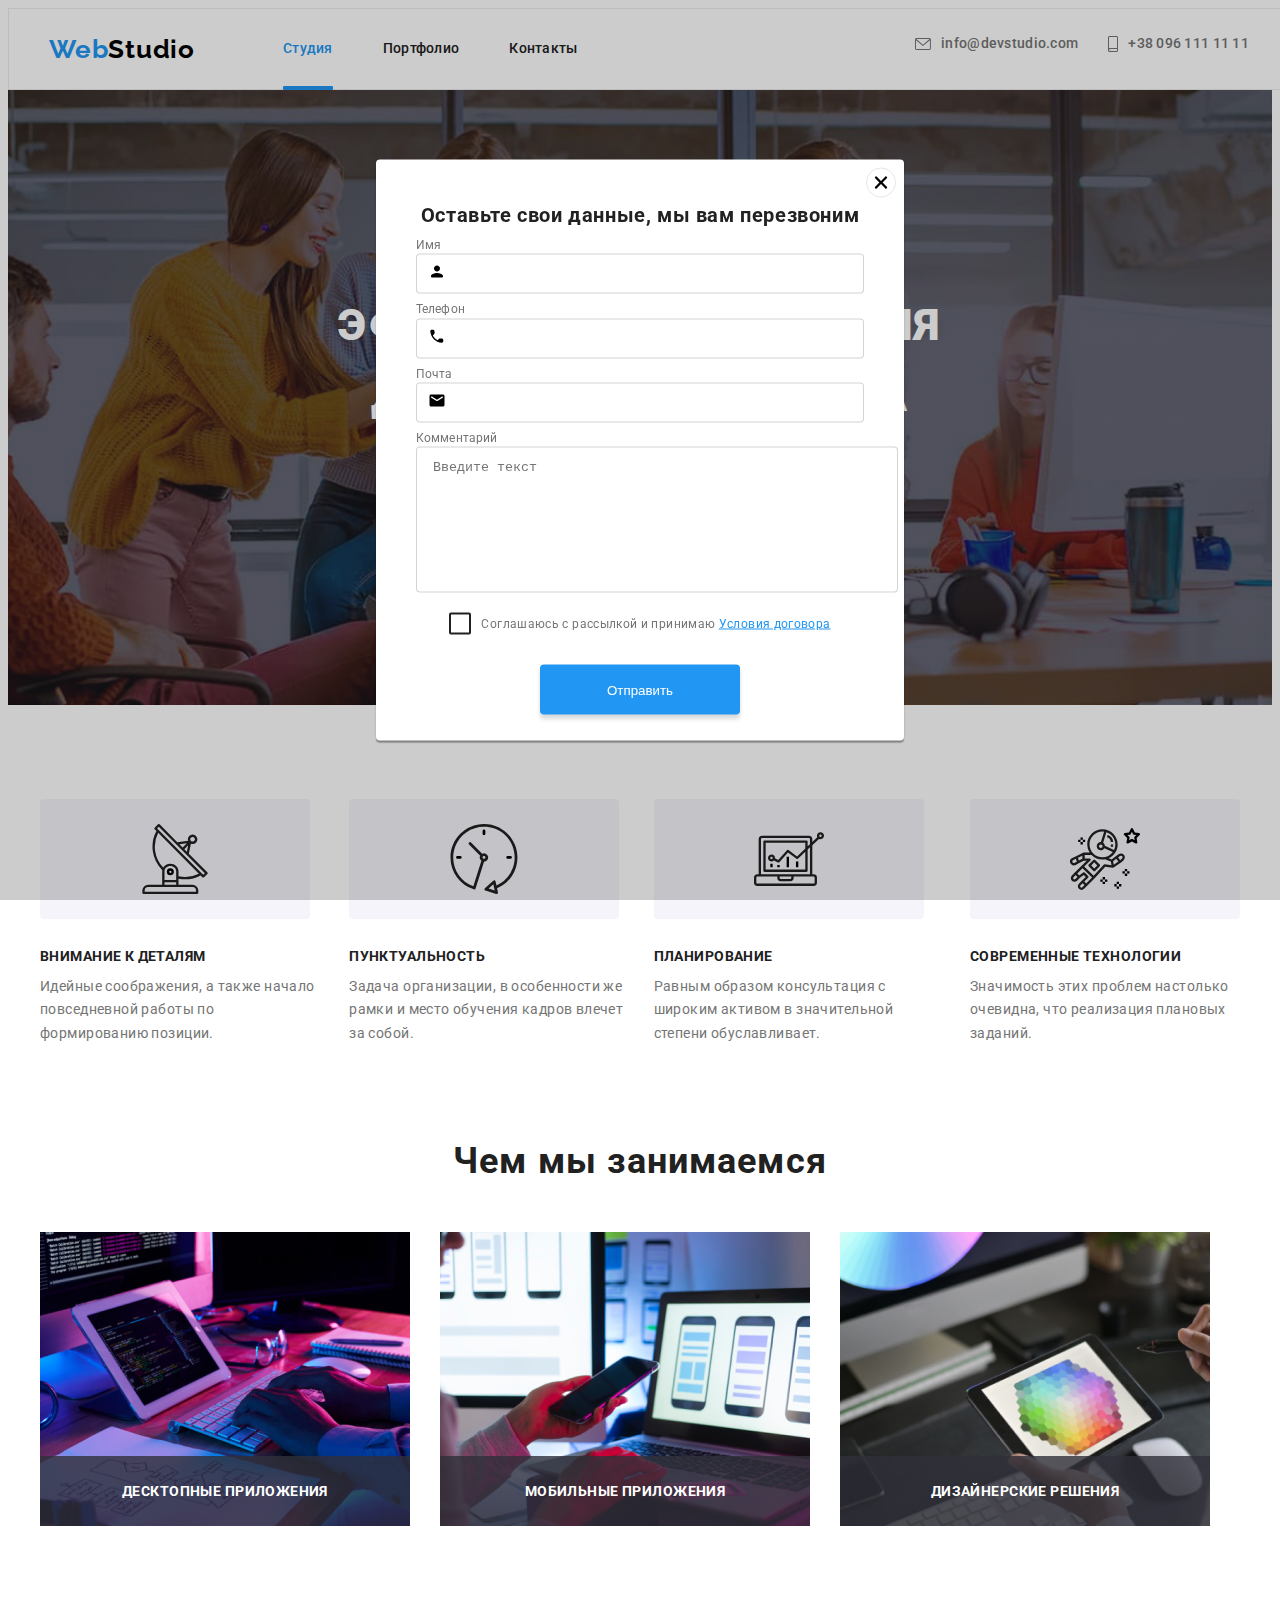
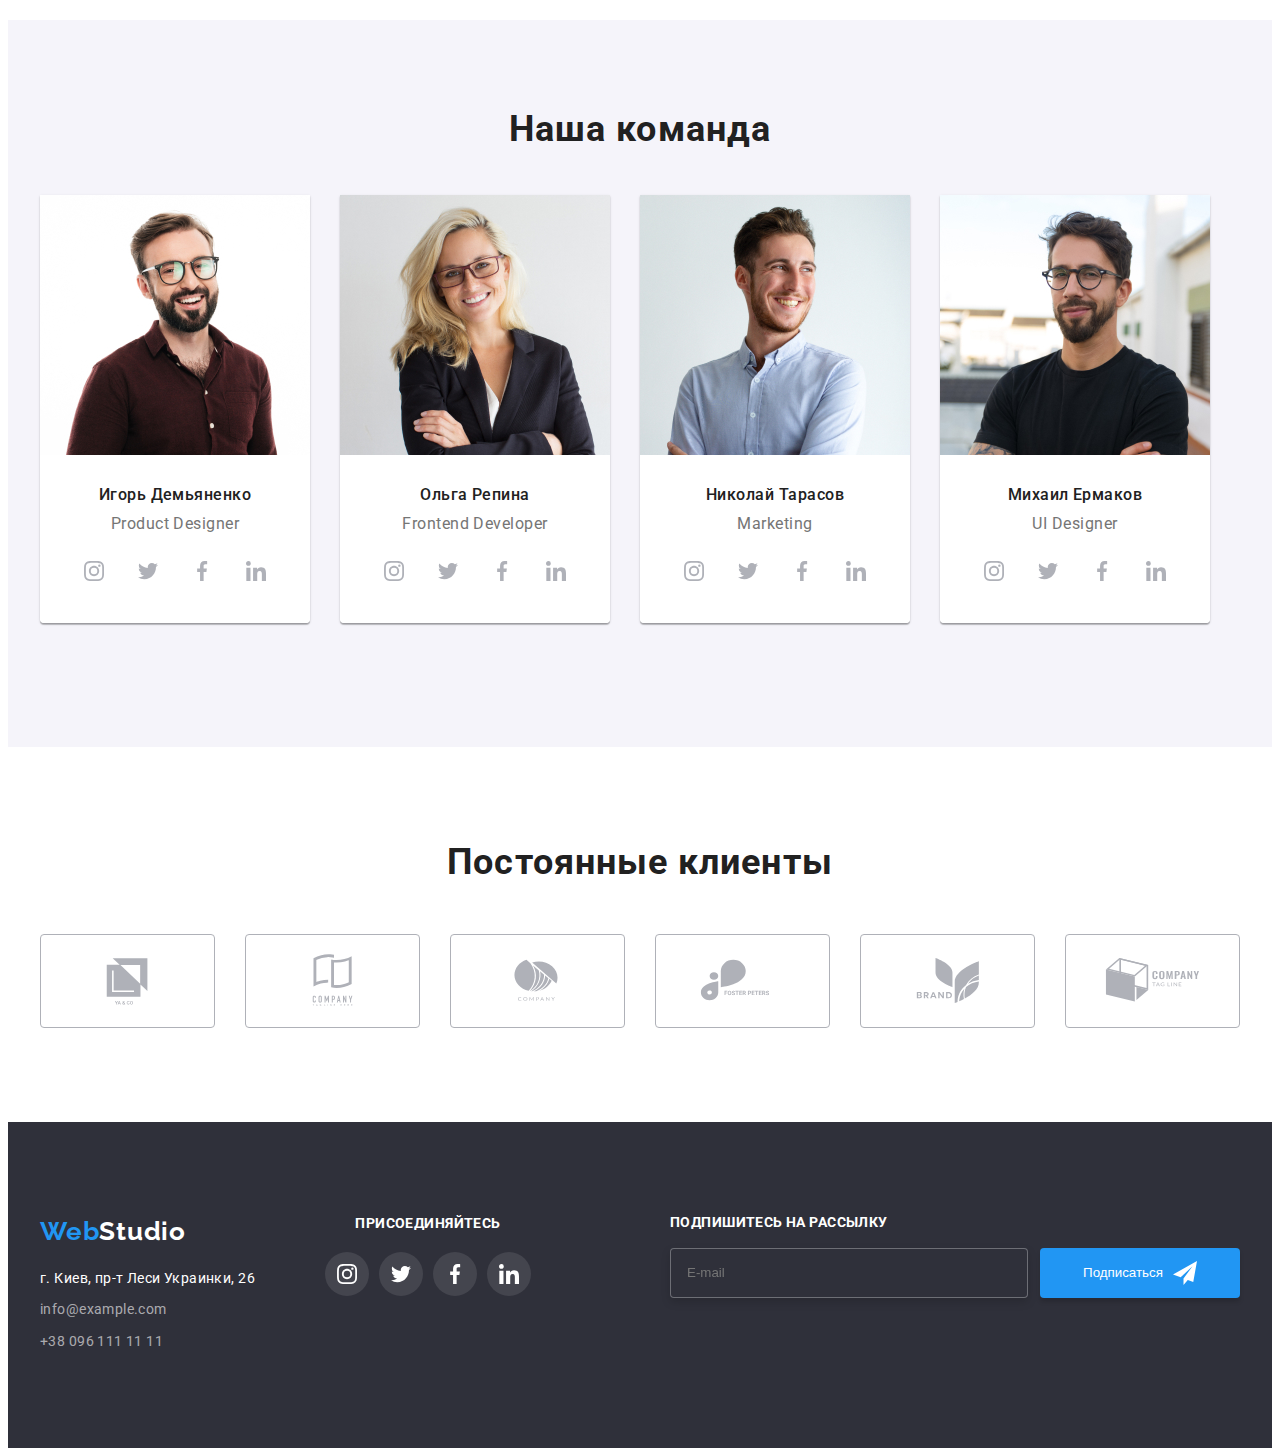
<file: index.html>
<!DOCTYPE html>
<html lang="ru">

<head>
    <meta charset="UTF-8">
    <meta http-equiv="X-UA-Compatible" content="IE=edge">
    <meta name="viewport" content="width=device-width, initial-scale=1.0" />
    <title>Webstudio</title>
    <link
        href="https://fonts.googleapis.com/css2?family=Raleway:wght@700&family=Roboto:wght@400;500;700;900&display=swap"
        rel="stylesheet">
    <link rel="stylesheet" href="https://cdnjs.cloudflare.com/ajax/libs/modern-normalize/1.1.0/modern-normalize.min.css"
        integrity="sha512-wpPYUAdjBVSE4KJnH1VR1HeZfpl1ub8YT/NKx4PuQ5NmX2tKuGu6U/JRp5y+Y8XG2tV+wKQpNHVUX03MfMFn9Q=="
        crossorigin="anonymous" referrerpolicy="no-referrer" />
    <link rel="stylesheet" href="./css/main.min.css">
</head>

<body>
    <!-- ========= Header ========= -->
    <header class="header">
        <div class="header__container container">
            <a class="logo link" href="./index.html"><span class="logo-site">Web</span>Studio</a>
            <nav class="navigation">
                <ul class="nav-list list">
                    <li class="nav-list__item"> <a class="nav-list__link link nav-list__link_current" href="./index.html">Студия</a>
                    </li>
                    <li class="nav-list__item"> <a class="nav-list__link link" href="./portfolio.html">Портфолио</a></li>
                    <li class="nav-list__item"> <a class="nav-list__link link" href="">Контакты</a></li>
                </ul>
            </nav>
            <button type="button" class="mobile-menu-btn " data-menu-open >
                <svg class="mobile-menu-btn__icon" width="40" height="40" >
                    <use href="./icons/sprite.svg#mobile-burger-icon"></use>
                </svg>
                
            </button>
            
            <ul class="header-container__list list">
                <li class="header-container__item">

                    <a class="header-container__link link" href="mailto:info@devstudio.com">
                        <svg class="header-container__icon" width="16" height="12">

                            <use class="icon" href="./icons/sprite.svg#email"></use>
                        </svg>
                        info@devstudio.com</a>
                </li>
                <li class="header-container__item">


                    <a class="header-container__link link" href="tel:+380961111111">
                        <svg class="header-container__icon" width="10" height="16">

                            <use href="./icons/sprite.svg#phone"></use>
                        </svg>+38 096 111 11 11</a>
                </li>
            </ul>
        </div>


                <!-- MOBILE MENU -->

        <div class="mobile-menu container" data-menu>
            
        <div class="container mobile-menu__container">
            <button class="mobile-menu__close-btn" data-menu-close>
                <svg class="mobile-menu__close-icon" width="40" height="40">
                    <use href="./icons/sprite.svg#icon-close"></use>
                </svg>
            </button>

            <ul class="mobile-menu__list">
                <li class="mobile-menu__item list"> <a class="mobile-menu__item-link link mobile-menu__item-link_current"
                        href="./index.html">Студия</a>
                </li>
                <li class="mobile-menu__item list"> <a class="mobile-menu__item-link link" href="./portfolio.html">Портфолио</a></li>
                <li class="mobile-menu__item list"> <a class="mobile-menu__item-link link" href="">Контакты</a></li>
            </ul>
        <div class="flex-wrapper">
                <ul class="contact-menu list">
                    <li class="contact-menu__item ">
                
                
                        <a class="contact-menu__link link " href="tel:+380961111111">+38 096 111 11 11</a>
                    </li>
                    <li class="contact-menu__item">
                
                        <a class="contact-menu__link link " href="mailto:info@devstudio.com">info@devstudio.com</a>
                    </li>
                
                </ul>
                <ul class="socials-list">
                    <li class="socials-list__item list">
                        <a href="" class="socials-list__link link">Instagram</a>
                    </li>
                    <li class="socials-list__item list">
                        <a href="" class="socials-list__link link">Twitter</a>
                    </li>
                    <li class="socials-list__item list">
                        <a href="" class="socials-list__link link">Facebook</a>
                    </li>
                    <li class="socials-list__item list">
                        <a href="" class="socials-list__link link">LinkedIn</a>
                    </li>
                </ul>
            </div>
        </div>
        </div>

    </header>
    <main>

        <!-- ========= Hero ========= -->

        <section class="hero hero-bg">
            <div class="container hero-container" >
                <h1 class="hero-container__title">Эффективные решения <br>для вашего бизнеса</h1>
                <button class="hero-container__btn" type="button" data-modal-open>Заказать услугу</button>
            </div>
            <div class="backdrop " data-modal>
                <div class="modal">
                    <svg class="close" width="30" height="30" data-modal-close>
                        <use href="./icons/sprite.svg#close"></use>
                    </svg>


        <!-- ========= FORM ========= -->



                    <form class="form-section">

                        <p class="form-section__title">Оставьте свои данные, мы вам перезвоним</p>
                
                        <label class="form-section__label">
                            Имя
                            
                            <span class="form-section__wrapper">
                                <input name="user_name" type="text" class="form-section-input" required>
                                <svg class="form-section__icon" width="18" height="18">
                                    <use href="./icons/sprite.svg#user-person" ></use>
                                </svg>
                            </span>
                        </label>
                

                        <label class="form-section__label">
                            Телефон
                            <span class="form-section__wrapper">
                                <input name="user_phone" type="tel" class="form-section-input" required>
                                <svg class="form-section__icon" width="18" height="18">
                                    <use href="./icons/sprite.svg#user-phone" ></use>
                                </svg>
                            </span>
                        </label>


                        <label class="form-section__label">
                            Почта
                            <span class="form-section__wrapper">
                                <input name="user_mail" type="mail" class="form-section-input" required>
                                <svg class="form-section__icon" width="18" height="18">
                                    <use href="./icons/sprite.svg#user-mail" ></use>
                                </svg>
                            </span>
                        </label>


                        <label class="form-section__label">
                           Комментарий
                            <textarea name="user-massage" class="form-section__massage" placeholder="Введите текст"></textarea>
                        </label>

                        <div class="form-box">
                            
                        
                            <input class="form-box__input visually-hidden" name="accept-policy" type="checkbox" id="check" required>
                        <label class="form-box__label" >Соглашаюсь с рассылкой и принимаю&nbsp; <a href="" class="form-box__link">Условия договора</a></label>
                    
                    </div>
                        
                        <button type="submit" class="form-section__btn">Отправить</button>

                    </form>



                </div>
            </div>
        </section>


        <!-- ========= Qualities ========= -->


        <section class="section qualities ">
            <div class="container">


                <ul class="caption-list list">


                    <h2 class="visually-hidden">Наши Обезательности</h2>
                    <li class="caption-list__item">
                        <div class="icon-section">
                            <svg class="under-icon" width="70" height="70">
                                <use href="./icons/sprite.svg#antenna"></use>
                            </svg>
                        </div>
                        <h3 class="caption-subtitle">Внимание к деталям</h3>
                        <p class="caption-text">Идейные соображения, а также начало повседневной работы по формированию
                            позиции.</p>
                    </li>

                    <li class="caption-list__item">
                        <div class="icon-section"><svg class="under-icon" width="70" height="70">
                                <use href="./icons/sprite.svg#clock"></use>
                            </svg>
                        </div>

                        <h3 class="caption-subtitle">Пунктуальность</h3>
                        <p class="caption-text">Задача организации, в особенности же рамки и место обучения кадров
                            влечет за собой.</p>
                    </li>

                    <li class="caption-list__item">
                        <div class="icon-section"><svg class="under-icon" width="70" height="70">
                                <use href="./icons/sprite.svg#diagram"></use>
                            </svg>
                        </div>

                        <h3 class="caption-subtitle">Планирование</h3>
                        <p class="caption-text">Равным образом консультация с широким активом в значительной степени
                            обуславливает.</p>
                    </li>

                    <li class="caption-list__item">
                        <div class="icon-section"><svg class="under-icon" width="70" height="70">
                                <use href="./icons/sprite.svg#astronaut"></use>
                            </svg>
                        </div>
                        <h3 class="caption-subtitle">Современные технологии</h3>
                        <p class="caption-text">Значимость этих проблем настолько очевидна, что реализация плановых
                            заданий.</p>
                    </li>

                </ul>
            </div>

        </section>

        <!-- ========= Obligation ========= -->

        <section class="obligation-section section">

            <div class="container">
                <h2 class="obligation">Чем мы занимаемся</h2>

                <ul class="obligation-list list">
                    <li class="obligation-list-item">
                        <img src="./img/studio-1.jpg" class="obligation-photo" alt="печатает код" width="370">
                        <h2 class="main-overlay-text overlay-bg">
                            Десктопные приложения
                        </h2>
                    </li>
                        <li class="obligation-list-item">
                             <img src="./img/studio-2.jpg" class="obligation-photo" alt="печатает код" width="370">
                            
                            <h2 class="main-overlay-text overlay-bg">
                                Мобильные приложения
                            </h2>
                        </li>
                        <li class="obligation-list-item">
                            <img src="./img/studio-3.jpg" class="obligation-photo" alt="печатает код" width="370">
                            
                            <h2 class="main-overlay-text overlay-bg">
                                Дизайнерские решения
                            </h2>
                        </li>
                         
                </ul>
            </div>
        </section>

        <!-- ========= Our Team ========= -->

        <section class="section team-section">
            <div class="container">
                <h2 class="subtitle ">Наша команда</h2>
                <ul class="subtitle-list list">
                    <li class="subtitle-list-item">
                        

                        <picture>
                            <source srcset="./img/crew-1.jpg 1x, ./img/crew-1@2x.jpg 2x" media="(min-width: 1200px)"
                                type="image/jpeg" />
                            <source srcset="./img/Laptop/person-1.jpg 1x, ./img/Laptop/person-1@2x.jpg 2x" media="(min-width: 768px)"
                                type="image/jpeg" />
                            <source srcset="./img/mobile/person-1.jpg 1x, ./img/mobile/person-1@2x.jpg 2x"  media="(max-width: 767px)" 
                                type="image/jpeg"
                            />
                            
                            
                            <img class="subtitle-photo" src="./img/crew-1.jpg
                            " alt="дизайнер">
                        </picture>



                        <div class="container-title">
                            <h3 class="subtitle-text">Игорь Демьяненко</h3>

                            <p class="subtitle-test-desk" lang="en">Product Designer</p>
                            <ul class="team-list list">
                                <li class="team-list-item">
                                    <a class="icon-link" href="_">
                                        <svg class="social-icon" width="20" height="20">
                                            <use href="./icons/sprite.svg#instagram"></use>
                                        </svg>
                                    </a>
                                </li>

                                <li class="team-list-item">
                                    <a class="icon-link" href="_">
                                        <svg class="social-icon" width="20" height="20">
                                            <use href="./icons/sprite.svg#twitter"></use>
                                        </svg>
                                    </a>
                                </li>
                                <li class="team-list-item">
                                    <a class="icon-link" href="_">
                                        <svg class="social-icon" width="20" height="20">
                                            <use href="./icons/sprite.svg#facebook"></use>
                                        </svg>
                                    </a>
                                </li>
                                <li class="team-list-item">
                                    <a class="icon-link" href="_">
                                        <svg class="social-icon" width="20" height="20">
                                            <use href="./icons/sprite.svg#linkedin"></use>
                                        </svg>
                                    </a>
                                </li>
                            </ul>
                        </div>
                    </li>

                    <li class="subtitle-list-item">
                        <picture>
                            <source srcset="./img/crew-2.jpg 1x, ./img/crew-2@2x.jpg 2x" media="(min-width: 1200px)" type="image/jpeg" />
                            <source srcset="./img/Laptop/person-2.jpg 1x, ./img/Laptop/person-2@2x.jpg 2x" media="(min-width: 768px)"
                                type="image/jpeg" />
                            <source srcset="./img/mobile/person-2.jpg 1x, ./img/mobile/person-2@2x.jpg 2x" media="(max-width: 767px)"
                                type="image/jpeg" />
                        
                        
                            <img class="subtitle-photo" src="./img/crew-1.jpg
                                                    " alt="дизайнер">
                        </picture>
                        <div class="container-title">
                            <h3 class="subtitle-text">Ольга Репина</h3>
                            <p class="subtitle-test-desk" lang="en">Frontend Developer</p>
                            <ul class="team-list list">
                                <li class="team-list-item">
                                    <a class="icon-link" href="_">
                                        <svg class="social-icon" width="20" height="20">
                                            <use href="./icons/sprite.svg#instagram"></use>
                                        </svg>
                                    </a>
                                </li>

                                <li class="team-list-item">
                                    <a class="icon-link" href="_">
                                        <svg class="social-icon" width="20" height="20">
                                            <use href="./icons/sprite.svg#twitter"></use>
                                        </svg>
                                    </a>
                                </li>
                                <li class="team-list-item">
                                    <a class="icon-link" href="_">
                                        <svg class="social-icon" width="20" height="20">
                                            <use href="./icons/sprite.svg#facebook"></use>
                                        </svg>
                                    </a>
                                </li>
                                <li class="team-list-item">
                                    <a class="icon-link" href="_">
                                        <svg class="social-icon" width="20" height="20">
                                            <use href="./icons/sprite.svg#linkedin"></use>
                                        </svg>
                                    </a>
                                </li>
                            </ul>
                        </div>
                    </li>
                    <li class="subtitle-list-item">
                        <picture>
                            <source srcset="./img/crew-3.jpg 1x, ./img/crew-3@2x.jpg 2x" media="(min-width: 1200px)" type="image/jpeg" />
                            <source srcset="./img/Laptop/person-3.jpg 1x, ./img/Laptop/person-3@2x.jpg 2x" media="(min-width: 768px)"
                                type="image/jpeg" />
                            <source srcset="./img/mobile/person-3.jpg 1x, ./img/mobile/person-3@2x.jpg 2x" media="(max-width: 767px)"
                                type="image/jpeg" />
                        
                        
                            <img class="subtitle-photo" src="./img/crew-1.jpg
                                                    " alt="дизайнер">
                        </picture>
                        <div class="container-title">
                            <h3 class="subtitle-text">Николай Тарасов</h3>
                            <p class="subtitle-test-desk" lang="en">Marketing</p>
                            <ul class="team-list list">
                                <li class="team-list-item">
                                    <a class="icon-link" href="_">
                                        <svg class="social-icon" width="20" height="20">
                                            <use href="./icons/sprite.svg#instagram"></use>
                                        </svg>
                                    </a>
                                </li>

                                <li class="team-list-item">
                                    <a class="icon-link" href="_">
                                        <svg class="social-icon" width="20" height="20">
                                            <use href="./icons/sprite.svg#twitter"></use>
                                        </svg>
                                    </a>
                                </li>
                                <li class="team-list-item">
                                    <a class="icon-link" href="_">
                                        <svg class="social-icon" width="20" height="20">
                                            <use href="./icons/sprite.svg#facebook"></use>
                                        </svg>
                                    </a>
                                </li>
                                <li class="team-list-item">
                                    <a class="icon-link" href="_">
                                        <svg class="social-icon" width="20" height="20">
                                            <use href="./icons/sprite.svg#linkedin"></use>
                                        </svg>
                                    </a>
                                </li>
                            </ul>
                            <div>
                    </li>
                    </li>
                    <li class="subtitle-list-item">
                        <picture>
                            <source srcset="./img/crew-4.jpg 1x, ./img/crew-4@2x.jpg 2x" media="(min-width: 1200px)" type="image/jpeg" />
                            <source srcset="./img/Laptop/person-4.jpg 1x, ./img/Laptop/person-4@2x.jpg 2x" media="(min-width: 768px)"
                                type="image/jpeg" />
                            <source srcset="./img/mobile/person-4.jpg 1x, ./img/mobile/person-4@2x.jpg 2x" media="(max-width: 767px)"
                                type="image/jpeg" />
                        
                        
                            <img class="subtitle-photo" src="./img/crew-1.jpg
                                                    " alt="дизайнер">
                        </picture>
                        <div class="container-title">
                            <h3 class="subtitle-text">Михаил Ермаков</h3>
                            <p class="subtitle-test-desk" lang="en">UI Designer</p>
                            <ul class="team-list list">
                                <li class="team-list-item">
                                    <a class="icon-link" href="_">
                                        <svg class="social-icon" width="20" height="20">
                                            <use href="./icons/sprite.svg#instagram"></use>
                                        </svg>
                                    </a>
                                </li>

                                <li class="team-list-item">
                                    <a class="icon-link" href="_">
                                        <svg class="social-icon" width="20" height="20">
                                            <use href="./icons/sprite.svg#twitter"></use>
                                        </svg>
                                    </a>
                                </li>
                                <li class="team-list-item">
                                    <a class="icon-link" href="_">
                                        <svg class="social-icon" width="20" height="20">
                                            <use href="./icons/sprite.svg#facebook"></use>
                                        </svg>
                                    </a>
                                </li>
                                <li class="team-list-item">
                                    <a class="icon-link" href="_">
                                        <svg class="social-icon" width="20" height="20">
                                            <use href="./icons/sprite.svg#linkedin"></use>
                                        </svg>
                                    </a>
                                </li>
                            </ul>
                        </div>
                    </li>
                </ul>
            </div>
        </section>
        <!-- ========= Clients ========= -->
        <section class="section">
            <div class="container">
                <h2 class="clients-title">Постоянные клиенты</h2>
                <ul class="list-clients list">
                    <li class="clients-list-item">
                        <a class="clients-link" href="">
                            <svg class="clients-logo" width="106" height="60">
                                <use href="./icons/sprite.svg#logo-1"></use>
                            </svg>
                        </a>
                    </li>
                    <li class="clients-list-item">
                        <a class="clients-link" href="">
                            <svg class="clients-logo" width="106" height="60">
                                <use href="./icons/sprite.svg#logo-2"></use>
                            </svg>
                        </a>
                    </li>
                    <li class="clients-list-item">
                        <a class="clients-link" href="">
                            <svg class="clients-logo" width="106" height="60">
                                <use href="./icons/sprite.svg#logo-3"></use>
                            </svg>
                        </a>
                    </li>
                    <li class="clients-list-item">
                        <a class="clients-link" href="">
                            <svg class="clients-logo" width="106" height="60">
                                <use href="./icons/sprite.svg#logo-4"></use>
                            </svg>
                        </a>
                    </li>
                    <li class="clients-list-item">
                        <a class="clients-link" href="">
                            <svg class="clients-logo" width="106" height="60">
                                <use href="./icons/sprite.svg#logo-5"></use>
                            </svg>
                        </a>
                    </li>
                    <li class="clients-list-item">
                        <a class="clients-link" href="">
                            <svg class="clients-logo" width="106" height="60">
                                <use href="./icons/sprite.svg#logo-6"></use>
                            </svg>
                        </a>
                    </li>
                </ul>
            </div>
        </section>



        <!-- ========= Footer ========= -->

 </main>
    <footer class="footer">
        <section class="section-footer section">
            <div class="container footer-container">
                <div class=" footer-section">
                    <a class="footer-logo link" href="./index.html"><span class="logo-site-footer">Web</span>Studio</a>
                    <address class="footer-addresses">
                        <ul class="footer-list list">
                            <li class="footer-list-item">
                                <a class="footer-list-address link"
                                    href="https://goo.gl/maps/dBc9ygSWZL8AYV39A">г. Киев, пр-т Леси Украинки, 26</a>
                            </li>
                            <li class="footer-list-item">
                                <a class="footer-list-link link"
                                    href="mailto:info@example.com">info@example.com</a></li>
                            <li class="footer-list-item">
                                <a class="footer-list-link link" href="tel:+380991111111">+38
                                    096 111 11 11</a></li>
                        </ul>

                    </address>
                </div>
                <div class="second-container ">
                    <h3 class="second-title">Присоединяйтесь</h3>
                    <ul class="second-list list">
                        <li class="second-list-item">
                            <a href="" class="list-item-link">
                                <svg class="second-list-icon" width="20" height="20">
                                    <use href="./icons/sprite.svg#instagram"></use>
                                </svg>
                            </a>
                        </li>
                        <li class="second-list-item">
                            <a href="" class="list-item-link">
                                <svg class="second-list-icon" width="20" height="20">
                                    <use href="./icons/sprite.svg#twitter"></use>
                                </svg>
                            </a>
                        </li>
                        <li class="second-list-item">
                            <a href="" class="list-item-link">
                                <svg class="second-list-icon" width="20" height="20">
                                    <use href="./icons/sprite.svg#facebook"></use>
                                </svg>
                            </a>
                        </li>
                        <li class="second-list-item">
                            <a href="" class="list-item-link">
                                <svg class="second-list-icon" width="20" height="20">
                                    <use href="./icons/sprite.svg#linkedin"></use>
                                </svg>
                            </a>
                        </li>
                    </ul>
                </div>
                <div class="footer-form-container">
                <form class="footer-form">
                
                
                    <p class="footer-form-text">Подпишитесь на рассылку</p>
                
                <div class="footer-wrapper">
                <span class="btn-section">
                            <input name="user_mail" type="mail" class="footer-input" required placeholder="E-mail">
                        
                        
                </span>
                        <button type="submit" class="footer-btn">Подписаться</button>
                        </div>
                        
                    </form>
                    
                    </div>
                    
                </div>

            </section>
        </footer>



                <script>
                    (() => {
                        const refs = {
                            openModalBtn: document.querySelector("[data-modal-open]"),
                            closeModalBtn: document.querySelector("[data-modal-close]"),
                            modal: document.querySelector("[data-modal]"),
                        };

                        refs.openModalBtn.addEventListener("click", toggleModal);
                        refs.closeModalBtn.addEventListener("click", toggleModal);

                        function toggleModal() {
                            refs.modal.classList.toggle("is-hidden");
                        }
                    })();
                </script>
                <script>
                    (() => {
                            const refs = {
                                openMenuBtn: document.querySelector('[data-menu-open]'),
                                closeMenuBtn: document.querySelector('[data-menu-close]'),
                                menu: document.querySelector('[data-menu]'),
                            };

                            refs.openMenuBtn.addEventListener('click', toggleModal);
                            refs.closeMenuBtn.addEventListener('click', toggleModal);

                            function toggleModal() {
                                refs.menu.classList.toggle('is-open');
                            }
                        })();
             
                </script>
    
    </body>

</html>
</file>
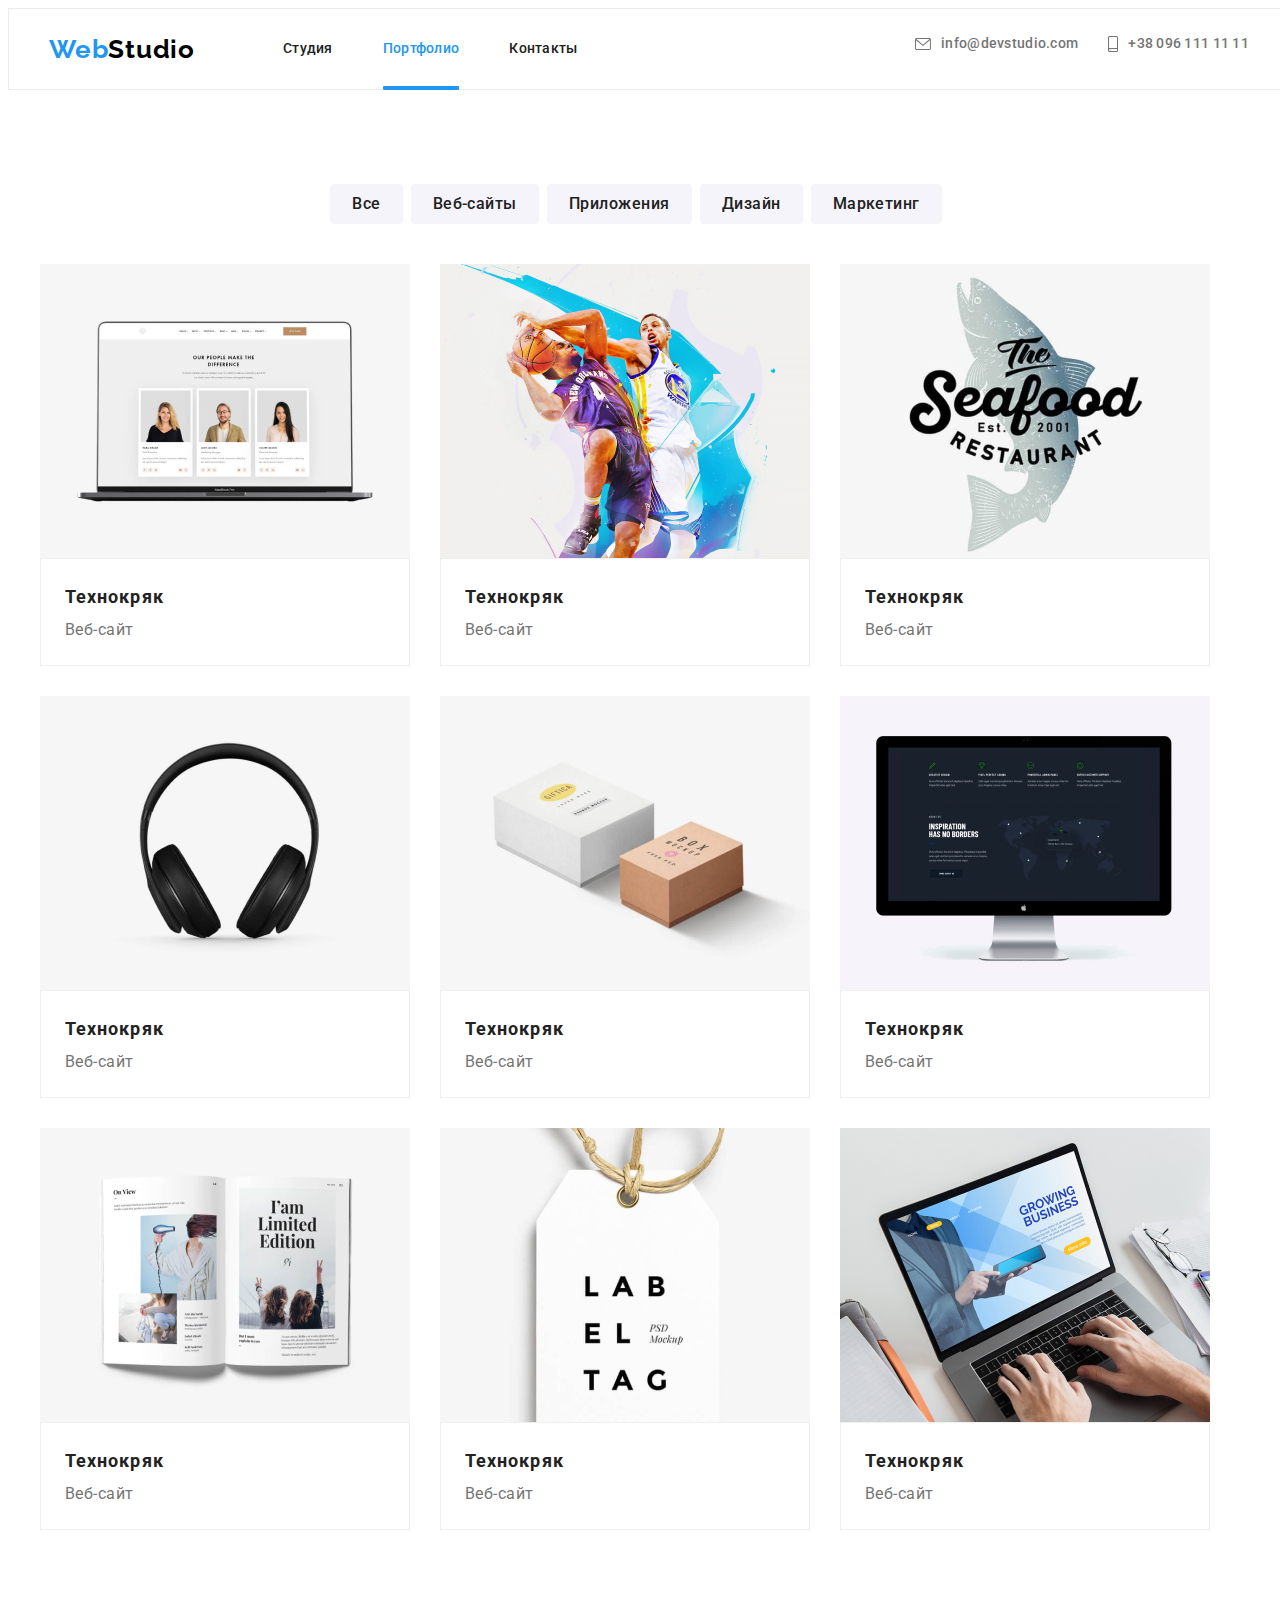
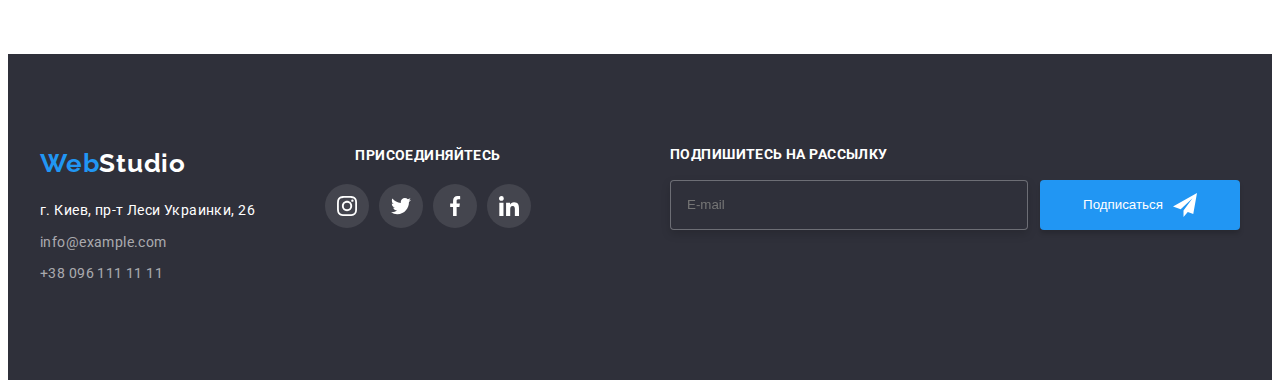
<file: portfolio.html>
<!DOCTYPE html>
<html lang="ru">

<head>
    <meta charset="UTF-8">
    <meta http-equiv="X-UA-Compatible" content="IE=edge">
    <meta name="viewport" content="width=device-width, initial-scale=1.0" />
    <title>Portfolio</title>
    <link
        href="https://fonts.googleapis.com/css2?family=Raleway:wght@700&family=Roboto:wght@400;500;700;900&display=swap"
        rel="stylesheet">
    <link rel="stylesheet" href="https://cdnjs.cloudflare.com/ajax/libs/modern-normalize/1.1.0/modern-normalize.min.css"
        integrity="sha512-wpPYUAdjBVSE4KJnH1VR1HeZfpl1ub8YT/NKx4PuQ5NmX2tKuGu6U/JRp5y+Y8XG2tV+wKQpNHVUX03MfMFn9Q=="
        crossorigin="anonymous" referrerpolicy="no-referrer" />
    <link rel="stylesheet" href="./css/main.min.css">
</head>

<body>
    <!-- ========= Header ========= -->
    <header class="header">
        <div class="header__container container">
            <a class="logo link" href="./index.html"><span class="logo-site">Web</span>Studio</a>
            <nav class="navigation">
                <ul class="nav-list list">
                    <li class="nav-list__item"> <a class="nav-list__link link"
                            href="./index.html">Студия</a>
                    </li>
                    <li class="nav-list__item"> <a class="nav-list__link link nav-list__link_current" href="./portfolio.html">Портфолио</a></li>
                    <li class="nav-list__item"> <a class="nav-list__link link" href="">Контакты</a></li>
                </ul>
            </nav>
            <button type="button" class="mobile-menu-btn " data-menu-open>
                <svg class="mobile-menu-btn__icon" width="40" height="40">
                    <use href="./icons/sprite.svg#mobile-burger-icon"></use>
                </svg>
    
            </button>
    
            <ul class="header-container__list list">
                <li class="header-container__item">
    
                    <a class="header-container__link link" href="mailto:info@devstudio.com">
                        <svg class="header-container__icon" width="16" height="12">
    
                            <use class="icon" href="./icons/sprite.svg#email"></use>
                        </svg>
                        info@devstudio.com</a>
                </li>
                <li class="header-container__item">
    
    
                    <a class="header-container__link link" href="tel:+380961111111">
                        <svg class="header-container__icon" width="10" height="16">
    
                            <use href="./icons/sprite.svg#phone"></use>
                        </svg>+38 096 111 11 11</a>
                </li>
            </ul>
        </div>
    
    
        <!-- MOBILE MENU -->
    
        <div class="mobile-menu container" data-menu>
    
            <div class="container mobile-menu__container">
                <button class="mobile-menu__close-btn" data-menu-close>
                    <svg class="mobile-menu__close-icon" width="40" height="40">
                        <use href="./icons/sprite.svg#icon-close"></use>
                    </svg>
                </button>
    
                <ul class="mobile-menu__list">
                    <li class="mobile-menu__item list"> <a
                            class="mobile-menu__item-link link mobile-menu__item-link_current"
                            href="./index.html">Студия</a>
                    </li>
                    <li class="mobile-menu__item list"> <a class="mobile-menu__item-link link"
                            href="./portfolio.html">Портфолио</a></li>
                    <li class="mobile-menu__item list"> <a class="mobile-menu__item-link link" href="">Контакты</a></li>
                </ul>
                <div class="flex-wrapper">
                    <ul class="contact-menu list">
                        <li class="contact-menu__item ">
    
    
                            <a class="contact-menu__link link " href="tel:+380961111111">+38 096 111 11 11</a>
                        </li>
                        <li class="contact-menu__item">
    
                            <a class="contact-menu__link link " href="mailto:info@devstudio.com">info@devstudio.com</a>
                        </li>
    
                    </ul>
                    <ul class="socials-list">
                        <li class="socials-list__item list">
                            <a href="" class="socials-list__link link">Instagram</a>
                        </li>
                        <li class="socials-list__item list">
                            <a href="" class="socials-list__link link">Twitter</a>
                        </li>
                        <li class="socials-list__item list">
                            <a href="" class="socials-list__link link">Facebook</a>
                        </li>
                        <li class="socials-list__item list">
                            <a href="" class="socials-list__link link">LinkedIn</a>
                        </li>
                    </ul>
                </div>
            </div>
        </div>
    
    </header>
    <!-- ========= Work ========= -->
    <main class="main-section">
        <section class="section">
            <div class="container">
                <h1 class="visually-hidden">Список возможностей</h1>
                <ul class="portfolio-list">
                    <li class="portfolio-list__item"><button class="portfolio-list__btn" type="button">Все</button></li>
                    <li class="portfolio-list__item"><button class="portfolio-list__btn" type="button">Веб-сайты</button>
                    </li>
                    <li class="portfolio-list__item"><button class="portfolio-list__btn" type="button">Приложения</button>
                    </li>
                    <li class="portfolio-list__item"><button class="portfolio-list__btn" type="button">Дизайн</button></li>
                    <li class="portfolio-list__item"><button class="portfolio-list__btn" type="button">Маркетинг</button>
                    </li>
                </ul>
                <ul class="main-list">
    
                    <a class="main-list__link" href="">
                        <li class="main-list__item ">
                            <div class="portfolio-wrapper">
                            <picture class="portfplio-picture">
                                <source srcset="./portfolio-img/web-1.jpg 1x, ./portfolio-img/web-1@2x.jpg 2x" media="(min-width: 1200px)"
                                    type="image/jpeg" />
                                <source srcset="./img/Laptop/web-1.jpg 1x, ./img/Laptop/web-1@2x.jpg 2x" media="(min-width: 768px)"
                                    type="image/jpeg" />
                                <source srcset="./img/mobile/web-1.jpg 1x, ./img/mobile/web-1@2x.jpg 2x" media="(max-width: 767px)"
                                    type="image/jpeg" />
                            
                            
                                <img class="list-photo" src="./portfolio-img/web-1.jpg" alt="дизайнер">
                            </picture>
    
    
                                <p class="portfolio-wrapper__text portfolio-wrapper__bg">
                                    Ресурс предлагает комплексные предложения с разным уровнем функционала и сервисов. Все
                                    это позволит посетителю
                                    получить
                                    исчерпывающие сведения о компании или частном лице.
                                </p>
    
                            </div>
                            <div class="overtitle">
                                <h2 class="main-list__title">Технокряк</h2>
                                <p class="main-list__subtitle">Веб-сайт</p>
                            </div>
                        </li>
    
                    </a>

                    <a class="main-list__link" href="">
                       <li class="main-list__item "> 
                            
                            <div class="portfolio-wrapper">
                                <picture class="portfplio-picture">
                                    <source srcset="./portfolio-img/design-1.jpg 1x, ./portfolio-img/design-1@2x.jpg 2x" media="(min-width: 1200px)"
                                        type="image/jpeg" />
                                    <source srcset="./img/Laptop/design-1.jpg 1x, ./img/Laptop/design-1@2x.jpg 2x" media="(min-width: 768px)"
                                        type="image/jpeg" />
                                    <source srcset="./img/mobile/design-1.jpg 1x, ./img/mobile/design-2@2x.jpg 2x" media="(max-width: 767px)"
                                        type="image/jpeg" />
                                
                                
                                    <img class="list-photo" src="./portfolio-img/design-1.jpg" alt="веб-страничка">
                                </picture>
                               
    
    
                                <p class="portfolio-wrapper__text portfolio-wrapper__bg">
                                    Ресурс предлагает комплексные предложения с разным уровнем функционала и сервисов. Все
                                    это позволит
                                    посетителю
                                    получить
                                    исчерпывающие сведения о компании или частном лице.
                                </p>
    
                            </div>
                            <div class="overtitle">
                                <h2 class="main-list__title">Технокряк</h2>
                                <p class="main-list__subtitle">Веб-сайт</p>
                            </div>
                        </li>
    
                    </a>
                    <a class="main-list__link" href="">
                        <li class="main-list__item ">
                            <div class="portfolio-wrapper">
                                <picture class="portfplio-picture">
                                    <source srcset="./portfolio-img/app-1.jpg 1x, ./portfolio-img/app-1@2x.jpg 2x" media="(min-width: 1200px)"
                                        type="image/jpeg" />
                                    <source srcset="./img/Laptop/app-1.jpg 1x, ./img/Laptop/design-1@2x.jpg 2x" media="(min-width: 768px)"
                                        type="image/jpeg" />
                                    <source srcset="./img/mobile/app-1.jpg 1x, ./img/mobile/app-1@2x.jpg 2x" media="(max-width: 767px)"
                                        type="image/jpeg" />
                                
                                
                                    <img class="list-photo" src="./portfolio-img/app-1.jpg" alt="веб-страничка">
                                </picture>
                            
    
    
                                <p class="portfolio-wrapper__text portfolio-wrapper__bg">
                                    Ресурс предлагает комплексные предложения с разным уровнем функционала и сервисов. Все
                                    это позволит
                                    посетителю
                                    получить
                                    исчерпывающие сведения о компании или частном лице.
                                </p>
    
                            </div>
                            <div class="overtitle">
                                <h2 class="main-list__title">Технокряк</h2>
                                <p class="main-list__subtitle">Веб-сайт</p>
                            </div>
                        </li>
    
                    </a>
                    <a class="main-list__link" href="">
                        <li class="main-list__item ">
                            <div class="portfolio-wrapper">
                                <picture class="portfplio-picture">
                                    <source srcset="./portfolio-img/marketing-1.jpg 1x, ./portfolio-img/marketing-1@2x.jpg 2x" media="(min-width: 1200px)"
                                        type="image/jpeg" />
                                    <source srcset="./img/Laptop/marketing-1.jpg 1x, ./img/Laptop/marketing-1@2x.jpg 2x" media="(min-width: 768px)"
                                        type="image/jpeg" />
                                    <source srcset="./img/mobile/marketing-1.jpg 1x, ./img/mobile/marketing-1@2x.jpg 2x" media="(max-width: 767px)"
                                        type="image/jpeg" />
                                
                                
                                    <img class="list-photo" src="./portfolio-img/marketing-1.jpg" alt="веб-страничка">
                                </picture>
                                
    
    
                                <p class="portfolio-wrapper__text portfolio-wrapper__bg">
                                    Ресурс предлагает комплексные предложения с разным уровнем функционала и сервисов. Все
                                    это позволит
                                    посетителю
                                    получить
                                    исчерпывающие сведения о компании или частном лице.
                                </p>
    
                            </div>
                            <div class="overtitle">
                                <h2 class="main-list__title">Технокряк</h2>
                                <p class="main-list__subtitle">Веб-сайт</p>
                            </div>
                        </li>
    
                    </a>
                    <a class="main-list__link" href="">
                        <li class="main-list__item ">
                            <div class="portfolio-wrapper">
                                <picture class="portfplio-picture">
                                    <source srcset="./portfolio-img/app-2.jpg 1x, ./portfolio-img/app-2@2x.jpg 2x" media="(min-width: 1200px)"
                                        type="image/jpeg" />
                                    <source srcset="./img/Laptop/app-2.jpg 1x, ./img/Laptop/app-2@2x.jpg 2x" media="(min-width: 768px)"
                                        type="image/jpeg" />
                                    <source srcset="./img/mobile/app-2.jpg 1x, ./img/mobile/app-2@2x.jpg 2x" media="(max-width: 767px)"
                                        type="image/jpeg" />
                                
                                
                                    <img class="list-photo" src="./portfolio-img/app-2.jpg" alt="веб-страничка">
                                </picture>
    
    
                                <p class="portfolio-wrapper__text portfolio-wrapper__bg">
                                    Ресурс предлагает комплексные предложения с разным уровнем функционала и сервисов. Все
                                    это позволит
                                    посетителю
                                    получить
                                    исчерпывающие сведения о компании или частном лице.
                                </p>
    
                            </div>
                            <div class="overtitle">
                                <h2 class="main-list__title">Технокряк</h2>
                                <p class="main-list__subtitle">Веб-сайт</p>
                            </div>
                        </li>
    
                    </a>
                    <a class="main-list__link" href="">
                        <li class="main-list__item ">
                            <div class="portfolio-wrapper">
                                <picture class="portfplio-picture">
                                    <source srcset="./portfolio-img/web-2.jpg 1x, ./portfolio-img/web-2@2x.jpg 2x" media="(min-width: 1200px)"
                                        type="image/jpeg" />
                                    <source srcset="./img/Laptop/web-2.jpg 1x, ./img/Laptop/web-2@2x.jpg 2x" media="(min-width: 768px)"
                                        type="image/jpeg" />
                                    <source srcset="./img/mobile/web-2.jpg 1x, ./img/mobile/web-2@2x.jpg 2x" media="(max-width: 767px)"
                                        type="image/jpeg" />
                                
                                
                                    <img class="list-photo" src="./portfolio-img/wev-2.jpg" alt="веб-страничка">
                                </picture>
    
    
                                <p class="portfolio-wrapper__text portfolio-wrapper__bg">
                                    Ресурс предлагает комплексные предложения с разным уровнем функционала и сервисов. Все
                                    это позволит
                                    посетителю
                                    получить
                                    исчерпывающие сведения о компании или частном лице.
                                </p>
    
                            </div>
                            <div class="overtitle">
                                <h2 class="main-list__title">Технокряк</h2>
                                <p class="main-list__subtitle">Веб-сайт</p>
                            </div>
                        </li>
    
                    </a>
    
                    <a class="main-list__link" href="">
                        <li class="main-list__item ">
                            <div class="portfolio-wrapper">
                                <picture class="portfplio-picture">
                                    <source srcset="./portfolio-img/design-2.jpg 1x, ./portfolio-img/design-2@2x.jpg 2x" media="(min-width: 1200px)"
                                        type="image/jpeg" />
                                    <source srcset="./img/Laptop/design-2.jpg 1x, ./img/Laptop/design-2@2x.jpg 2x" media="(min-width: 768px)"
                                        type="image/jpeg" />
                                    <source srcset="./img/mobile/design-2.jpg 1x, ./img/mobile/design-2@2x.jpg 2x" media="(max-width: 767px)"
                                        type="image/jpeg" />
                                
                                
                                    <img class="list-photo" src="./portfolio-img/design-2.jpg" alt="веб-страничка">
                                </picture>
    
    
                                <p class="portfolio-wrapper__text portfolio-wrapper__bg">
                                    Ресурс предлагает комплексные предложения с разным уровнем функционала и сервисов. Все
                                    это позволит
                                    посетителю
                                    получить
                                    исчерпывающие сведения о компании или частном лице.
                                </p>
    
                            </div>
                            <div class="overtitle">
                                <h2 class="main-list__title">Технокряк</h2>
                                <p class="main-list__subtitle">Веб-сайт</p>
                            </div>
                        </li>
    
                    </a>
                    <a class="main-list__link" href="">
                        <li class="main-list__item ">
                            <div class="portfolio-wrapper">
                                <picture class="portfplio-picture">
                                    <source srcset="./portfolio-img/marketing-2.jpg 1x, ./portfolio-img/marketing-2@2x.jpg 2x" media="(min-width: 1200px)"
                                        type="image/jpeg" />
                                    <source srcset="./img/Laptop/marketing-2.jpg 1x, ./img/Laptop/marketing-2@2x.jpg 2x" media="(min-width: 768px)"
                                        type="image/jpeg" />
                                    <source srcset="./img/mobile/marketing-2.jpg 1x, ./img/mobile/marketing-2@2x.jpg 2x" media="(max-width: 767px)"
                                        type="image/jpeg" />
                                
                                
                                    <img class="list-photo" src="./portfolio-img/marketing-2.jpg" alt="веб-страничка">
                                </picture>
    
    
                                <p class="portfolio-wrapper__text portfolio-wrapper__bg">
                                    Ресурс предлагает комплексные предложения с разным уровнем функционала и сервисов. Все
                                    это позволит
                                    посетителю
                                    получить
                                    исчерпывающие сведения о компании или частном лице.
                                </p>
    
                            </div>
                            <div class="overtitle">
                                <h2 class="main-list__title">Технокряк</h2>
                                <p class="main-list__subtitle">Веб-сайт</p>
                            </div>
                        </li>
    
                    </a>
                    <a class="main-list__link" href="">
                        <li class="main-list__item ">
                            <div class="portfolio-wrapper">
                                <picture class="portfplio-picture">
                                    <source srcset="./portfolio-img/app-3.jpg 1x, ./portfolio-img/app-3@2x.jpg 2x" media="(min-width: 1200px)"
                                        type="image/jpeg" />
                                    <source srcset="./img/Laptop/app-3.jpg 1x, ./img/Laptop/app-3@2x.jpg 2x" media="(min-width: 768px)"
                                        type="image/jpeg" />
                                    <source srcset="./img/mobile/app-3.jpg 1x, ./img/mobile/app-3@2x.jpg 2x" media="(max-width: 767px)"
                                        type="image/jpeg" />
                                
                                
                                    <img class="list-photo" src="./portfolio-img/app-3.jpg" alt="веб-страничка">
                                </picture>
    
    
                                <p class="portfolio-wrapper__text portfolio-wrapper__bg">
                                    Ресурс предлагает комплексные предложения с разным уровнем функционала и сервисов. Все
                                    это позволит
                                    посетителю
                                    получить
                                    исчерпывающие сведения о компании или частном лице.
                                </p>
    
                            </div>
                            <div class="overtitle">
                                <h2 class="main-list__title">Технокряк</h2>
                                <p class="main-list__subtitle">Веб-сайт</p>
                            </div>
                        </li>
    
                    </a> 
                </ul>
            </div>
        </section>
    </main>
    <!-- ========= Footer ========= -->


    </main>
    <footer class="footer">
        <section class="section-footer section">
            <div class="container footer-container">
                <div class=" footer-section">
                    <a class="footer-logo link" href="./index.html"><span class="logo-site-footer">Web</span>Studio</a>
                    <address class="footer-addresses">
                        <ul class="footer-list list">
                            <li class="footer-list-item">
                                <a class="footer-list-address link" href="https://goo.gl/maps/dBc9ygSWZL8AYV39A">г. Киев,
                                    пр-т Леси Украинки, 26</a>
                            </li>
                            <li class="footer-list-item">
                                <a class="footer-list-link link" href="mailto:info@example.com">info@example.com</a>
                            </li>
                            <li class="footer-list-item">
                                <a class="footer-list-link link" href="tel:+380991111111">+38
                                    096 111 11 11</a>
                            </li>
                        </ul>
    
                    </address>
                </div>
                <div class="second-container ">
                    <h3 class="second-title">Присоединяйтесь</h3>
                    <ul class="second-list list">
                        <li class="second-list-item">
                            <a href="" class="list-item-link">
                                <svg class="second-list-icon" width="20" height="20">
                                    <use href="./icons/sprite.svg#instagram"></use>
                                </svg>
                            </a>
                        </li>
                        <li class="second-list-item">
                            <a href="" class="list-item-link">
                                <svg class="second-list-icon" width="20" height="20">
                                    <use href="./icons/sprite.svg#twitter"></use>
                                </svg>
                            </a>
                        </li>
                        <li class="second-list-item">
                            <a href="" class="list-item-link">
                                <svg class="second-list-icon" width="20" height="20">
                                    <use href="./icons/sprite.svg#facebook"></use>
                                </svg>
                            </a>
                        </li>
                        <li class="second-list-item">
                            <a href="" class="list-item-link">
                                <svg class="second-list-icon" width="20" height="20">
                                    <use href="./icons/sprite.svg#linkedin"></use>
                                </svg>
                            </a>
                        </li>
                    </ul>
                </div>
                <div class="footer-form-container">
                    <form class="footer-form">
    
    
                        <p class="footer-form-text">Подпишитесь на рассылку</p>
    
                        <div class="footer-wrapper">
                            <span class="btn-section">
                                <input name="user_mail" type="mail" class="footer-input" required placeholder="E-mail">
    
    
                            </span>
                            <button type="submit" class="footer-btn">Подписаться</button>
                        </div>
    
                    </form>
    
                </div>
    
            </div>
    
        </section>
    </footer>


    <script>
        (() => {
            const refs = {
                openMenuBtn: document.querySelector('[data-menu-open]'),
                closeMenuBtn: document.querySelector('[data-menu-close]'),
                menu: document.querySelector('[data-menu]'),
            };

            refs.openMenuBtn.addEventListener('click', toggleModal);
            refs.closeMenuBtn.addEventListener('click', toggleModal);

            function toggleModal() {
                refs.menu.classList.toggle('is-open');
            }
        })();

    </script>
</body>

</html>
</file>
<file: css/main.min.css>
:root{--primary-font-family: "Roboto", sans-serif;--secondary-font-family: "Raleway", sans-serif;--primary-text-color-dark: #212121;--primary-text-color-light: #757575;--secondary-text-color-light: #ffffff;--third-text-color-light: #f5f4fa;--accent-color: #2196f3}body{font-family:"Roboto", sans-serif}h1,h2,h3,h4,h5,h6,p{margin-top:0;margin-bottom:0}ul,ol{padding-left:0;margin-top:0;margin-bottom:0}img{display:block;max-width:100%;height:auto}ul{list-style:none}a{text-decoration:none}.section{padding-top:60px;padding-bottom:60px}.container{padding-left:15px;padding-right:15px}@media screen and (min-width: 480px){.container{width:478px;margin-left:auto;margin-right:auto}}@media screen and (min-width: 768px){.container{width:767px}}@media screen and (min-width: 1200px){.container{width:1200px}.section{padding-top:94px;padding-bottom:94px}}.visually-hidden{position:absolute;width:1px;height:1px;margin:-1px;border:0;padding:0;white-space:nowrap;clip-path:inset(100%);clip:rect(0 0 0 0);overflow:hidden}.navigation{display:none}.header-container__list{display:none}.header{position:relative;width:100vw;padding-top:16px;padding-bottom:16px;border:1px solid #ECECEC}@media screen and (min-width: 768px){.header{padding-bottom:0;padding-top:0}}.logo{font-family:var(--secondary-font-family);font-weight:700;font-size:26px;line-height:1.19;letter-spacing:0.03em;color:#000000}.logo-site{font-family:var(--secondary-font-family);font-weight:700;font-size:26px;line-height:1.19;letter-spacing:0.03em;color:var(--accent-color)}@media screen and (min-width: 1200px){.header{padding:0}.header__container{display:flex;align-items:center;padding-left:15px;padding-right:15px;margin-left:auto;margin-right:auto}}.header__container{display:flex;align-items:center;padding-left:15px;padding-right:15px;margin-left:auto;margin-right:auto}.mobile-menu__close-btn{position:fixed;background-color:transparent;border:none;top:15px;right:15px;padding:0;line-height:0;transition:fill 250ms cubic-bezier(0.4, 0, 0.2, 1)}.mobile-menu-btn{position:relative;background-color:transparent;border:none;padding:0;margin-left:auto;line-height:0;transition:fill 250ms cubic-bezier(0.4, 0, 0.2, 1)}.mobile-menu-btn:hover .mobile-menu-btn__icon{fill:#2196F3}.mobile-menu__close-btn:hover .mobile-menu__close-icon{fill:#2196F3}.mobile-menu{position:fixed;display:flex;top:0;left:0;width:100vw;height:100vh;background-color:#fff}.mobile-menu.is-open{opacity:1;visibility:visible;pointer-events:auto;z-index:1000;transition:opacity 250ms cubic-bezier(0.4, 0, 0.2, 1)}.mobile-menu{opacity:0;visibility:hidden;pointer-events:none}.mobile-menu__item-link{font-weight:500;font-size:40px;line-height:0.85;letter-spacing:0.02em;color:#212121}.mobile-menu__item-link:hover{color:#2196F3}.mobile-menu__item:not(:last-child){margin-bottom:32px}.mobile-menu__list{margin-top:48px}.contact-menu__link{font-weight:500;font-size:24px;line-height:0.86;letter-spacing:0.02em;color:#757575}.contact-menu__link:hover{font-size:34px;color:#2196F3}.contact-menu__item:not(:last-child){margin-bottom:32px}.socials-list{display:flex;align-items:center;flex-wrap:wrap;margin-bottom:48px;margin-top:64px}.socials-list__link{font-weight:500;font-size:18px;line-height:0.81;letter-spacing:0.02em;color:#2196F3}.socials-list__item:not(:last-child):after{content:"";display:inline;border-right:1px solid rgba(33,33,33,0.2);margin-left:10px;margin-right:10px;background-color:rgba(33,33,33,0.2)}@media screen and (min-width: 768px){.mobile-menu-btn{display:none}.navigation{display:block}.header-container__list{display:block}.navigation{display:flex;flex-direction:row;margin-left:88px}.nav-list{display:flex;flex-direction:row}.header-container__icon{margin-right:10px}.nav-list__item{position:relative}.nav-list__item:not(:last-child){margin-right:50px}.nav-list__link{display:block;padding:32px 0}.nav-list__link{font-weight:500;font-size:14px;line-height:1.14;letter-spacing:0.02em;color:#212121;transition:color 250ms cubic-bezier(0.4, 0, 0.2, 1)}.nav-list__link:hover,.nav-list__link:focus{color:var(--accent-color)}.nav-list__link_current{color:var(--accent-color);position:relative}.nav-list__link_current::after{content:"";display:block;position:absolute;bottom:-1px;width:100%;height:4px;background:#2196f3;border-radius:1px}.header-container__list{display:flex;flex-direction:column;margin-left:auto}.header-container__link{display:flex;align-items:center;font-weight:500;font-size:14px;line-height:1.14;letter-spacing:0.02em;color:var(--primary-text-color-light);fill:#757575;transition:color 250ms cubic-bezier(0.4, 0, 0.2, 1),fill 250ms cubic-bezier(0.4, 0, 0.2, 1)}.header-container__link:hover,.header-container__link:focus{color:var(--accent-color);fill:var(--accent-color)}.header-container__item:not(:last-child){margin-bottom:10px}}@media screen and (min-width: 1200px){.header-container__list{flex-direction:row}.header-container__item:not(:last-child){margin-right:30px}}.flex-wrapper{position:absolute;bottom:0}.hero{background-color:#2f303a;padding-top:118px;padding-bottom:118px}.hero-container__title{font-weight:900;font-size:26px;line-height:1.62;text-align:center;letter-spacing:0.06em;text-transform:uppercase;color:#FFFFFF;margin-bottom:30px}.hero-container{display:flex;flex-direction:column;justify-content:center;align-items:center;margin-left:auto;margin-right:auto}.hero-container__btn{min-height:40px;padding:6px 18px;font-family:inherit;font-weight:700;font-size:16px;line-height:1.88;letter-spacing:0.06em;background-color:var(--accent-color);box-shadow:0px 4px 4px rgba(0,0,0,0.15);border:none;border-radius:4px;cursor:pointer;color:var(--secondary-text-color-light);transition:background-color 250ms cubic-bezier(0.4, 0, 0.2, 1)}.hero-container__btn:hover,.hero-container__btn:focus{background-color:#188ce8;color:var(--secondary-text-color-light)}.hero-bg{margin-right:auto;margin-left:auto;background-repeat:no-repeat;background-size:cover;max-width:100%;height:auto;background-image:linear-gradient(rgba(47,48,58,0.4), rgba(47,48,58,0.4)),url(../img/mobile/Mobile-hero.jpg)}@media screen and (min-width: 768px){.hero-bg{background-image:linear-gradient(rgba(47,48,58,0.4), rgba(47,48,58,0.4)),url(../img/Laptop/Laptop-hero.jpg)}}@media screen and (min-width: 1200px){.hero{background-color:#2f303a;padding-top:200px;padding-bottom:200px}.hero-bg{background-position:center;max-width:1600px;background-image:linear-gradient(rgba(47,48,58,0.4), rgba(47,48,58,0.4)),url(../img/team.jpg)}.hero-container__title{font-size:44px}}.close{position:absolute;right:8px;top:8px;padding:6px;border:1px solid rgba(0,0,0,0.1);box-sizing:border-box;border-radius:50%;cursor:pointer;transition:fill 250ms cubic-bezier(0.4, 0, 0.2, 1)}.close:hover,.close:focus{fill:var(--accent-color)}.modal{position:absolute;top:50%;left:50%;transform:translate(-50%, -50%);width:451px;height:609px;background-color:var(--secondary-text-color-light);box-shadow:0px 1px 3px rgba(0,0,0,0.12),0px 1px 1px rgba(0,0,0,0.14),0px 2px 1px rgba(0,0,0,0.2);border-radius:4px}.overtitle{background:#ffffff;border:1px solid #eeeeee;box-sizing:border-box;padding:20px 24px}.form-section{padding:40px}.form-section__label{display:block;margin-top:10px;font-weight:400;font-size:12px;line-height:0.86;letter-spacing:0.01em;color:var(--primary-text-color-light)}.form-section__title{display:flex;justify-content:center;align-items:center;text-align:center;font-weight:700;font-size:20px;line-height:1.50;letter-spacing:0.03em;color:var(--primary-text-color-dark)}.form-section-input{width:100%;height:40px;margin-top:4px;outline:none;border:1px solid rgba(33,33,33,0.2);box-sizing:border-box;border-radius:4px;padding-left:42px;transition:border 250ms cubic-bezier(0.4, 0, 0.2, 1);cursor:pointer}.form-section-input:focus{border:1px solid var(--accent-color)}.form-section-input:focus+.form-section__icon{fill:var(--accent-color);cursor:text}.form-section__icon{transition:fill 250ms cubic-bezier(0.4, 0, 0.2, 1)}.form-section__wrapper{display:block;position:relative;cursor:pointer}.form-section__icon{position:absolute;left:12px;top:50%;transform:translateY(-50%)}.form-section__btn{display:flex;justify-content:center;align-items:center;margin-right:auto;margin-left:auto;margin-top:30px;cursor:pointer;width:200px;height:50px;left:700px;top:712px;color:var(--secondary-text-color-light);background-color:var(--accent-color);box-shadow:0px 4px 4px rgba(0,0,0,0.15);border-radius:4px;border:none;transition:background-color 250ms cubic-bezier(0.4, 0, 0.2, 1)}.form-section__btn:hover,.form-section__btn:focus{background-color:#188CE8}.form-section__massage{display:block;width:100%;margin-top:4px;padding:12px 16px;height:120px;resize:none;outline:none;cursor:pointer;border:1px solid rgba(33,33,33,0.2);border-radius:4px;transition:border 250ms cubic-bezier(0.4, 0, 0.2, 1)}.form-section__massage:focus{border:1px solid var(--accent-color)}.form-box__label{display:flex;justify-content:center;align-items:center;font-weight:400;font-size:12px;line-height:0.86;letter-spacing:0.03em;color:var(--primary-text-color-light)}.form-box__label::before{content:'';display:inline-block;width:18px;height:18px;border:2px solid var(--primary-text-color-dark);margin-right:10px;border-radius:2px}.form-box__input:checked+.policy-label::before{background-color:var(--accent-color);background-image:url(../icons/icon-check.svg);border:none;background-size:contain;background-repeat:no-repeat;background-origin:border-box;width:18px;height:18px;transition:background-image 250ms cubic-bezier(0.4, 0, 0.2, 1)}.form-box{margin-top:20px}.btn-section{display:flex}.form-box__link{font-weight:400;font-size:12px;line-height:0.86;letter-spacing:0.03em;text-decoration-line:underline;color:var(--accent-color)}.backdrop{position:fixed;top:0;left:0;width:100%;height:100%;z-index:2;background-color:rgba(0,0,0,0.2)}.backdrop.is-hidden{pointer-events:none;opacity:0;transition:opacity 250ms cubic-bezier(0.4, 0, 0.2, 1)}.backdrop{opacity:1;transition:opacity 250ms cubic-bezier(0.4, 0, 0.2, 1)}@media screen and (min-width: 1200px){.modal{width:528px;height:581px}}@media screen and (max-width: 479px){.modal{max-width:100%}.close{top:25px}}.icon-section{display:flex;justify-content:center;align-items:center;height:120px;background-color:#f5f4fa;border-radius:4px;margin-bottom:30px}.caption-subtitle{display:flex;justify-content:center;margin-bottom:10px;font-weight:700;font-size:14px;line-height:1.14;letter-spacing:0.03em;text-transform:uppercase;color:var(--primary-text-color-dark)}.caption-text{font-weight:400;font-size:14px;line-height:1.71;letter-spacing:0.03em;color:var(--primary-text-color-light)}.caption-list-item:not(:last-child){margin-bottom:30px}@media screen and (min-width: 768px){.caption{display:flex;justify-content:center}.caption-list{display:grid;grid-template-columns:1fr 2fr;grid-column-gap:30px;grid-row-gap:30px}.caption-subtitle{display:flex;justify-content:start}.icon-section{width:354px}}@media screen and (min-width: 1200px){.icon-section{width:270px;height:120px}.caption-list{display:flex;flex-direction:row}}.obligation-section{display:none}@media screen and (min-width: 1200px){.obligation-section{display:block}.obligation{margin-bottom:50px;font-weight:700;font-size:36px;line-height:1.17;text-align:center;letter-spacing:0.03em;color:var(--primary-text-color-dark)}.obligation-section{padding-top:0}.obligation-list{display:flex}.obligation-list-item{position:relative}.obligation-list-item:not(:first-child){margin-left:30px}.overlay-bg{position:absolute;bottom:0;width:100%;height:70px;background-color:rgba(47,48,58,0.8)}.main-overlay-text{display:flex;justify-content:center;align-items:center;font-weight:700;font-size:14px;line-height:0.88;letter-spacing:0.03em;text-transform:uppercase;color:var(--secondary-text-color-light)}}.team-section{background-color:#f5f4fa}.subtitle{margin-bottom:50px;font-weight:700;font-size:24px;line-height:0.85;text-align:center;letter-spacing:0.03em;color:var(--primary-text-color-dark)}.subtitle-list-item{box-shadow:0px 1px 3px rgba(0,0,0,0.12),0px 1px 1px rgba(0,0,0,0.14),0px 2px 1px rgba(0,0,0,0.2);border-radius:0px 0px 4px 4px}.subtitle-list-item{margin-bottom:30px}.container-title{padding:30px 0;background-color:#fff;border-radius:0px 0px 4px 4px}.subtitle-text{margin-bottom:10px;font-weight:500;font-size:16px;line-height:1.19;text-align:center;letter-spacing:0.03em;color:var(--primary-text-color-dark)}.subtitle-test-desk{margin-bottom:16px;font-weight:400;font-size:16px;line-height:1.19;text-align:center;letter-spacing:0.03em;color:var(--primary-text-color-light)}.team-list{display:flex;justify-content:center}.team-list-item:not(:last-child){margin-right:10px}.icon-link{display:flex;justify-content:center;align-items:center;width:44px;height:44px;border-radius:50%;transition:background-color 250ms cubic-bezier(0.4, 0, 0.2, 1)}.icon-link:hover,.icon-link:focus{background-color:#188ce8}.social-icon{fill:#afb1b8;transition:fill 250ms cubic-bezier(0.4, 0, 0.2, 1)}.icon-link:hover .social-icon,.icon-link:focus .social-icon{fill:var(--secondary-text-color-light)}@media screen and (min-width: 768px){.subtitle-list{display:grid;grid-template-columns:1fr 1fr;grid-column-gap:30px;grid-row-gap:30px}.subtitle{font-size:28px}}@media screen and (min-width: 1200px){.subtitle-list{display:flex;flex-direction:row}.subtitle{font-size:36px;line-height:0.86}}.list-clients{display:flex;justify-content:center;flex-wrap:wrap;display:grid;grid-template-columns:1fr 1fr;grid-column-gap:30px;grid-row-gap:30px}.clients-title{font-weight:700;font-size:28px;line-height:0.85;margin-bottom:30px;text-align:center;letter-spacing:0.03em;color:#212121}@media screen and (min-width: 768px){.list-clients{display:grid;grid-template-columns:1fr 1fr 1fr}}@media screen and (min-width: 1200px){.list-clients{display:grid;grid-template-columns:1fr 1fr 1fr 1fr 1fr 1fr}.clients-title{margin-bottom:50px;font-size:36px;line-height:1.17}}.clients-link{display:flex;justify-content:center;align-items:center;height:92px;border:1px solid #afb1b8;border-radius:4px;transition:border 250ms cubic-bezier(0.4, 0, 0.2, 1),fill 250ms cubic-bezier(0.4, 0, 0.2, 1)}.clients-link:hover,.clients-link:focus{border:1px solid #2196f3;box-sizing:border-box;border-radius:4px}.clients-link:hover .clients-logo,.clients-link:focus .clients-logo{fill:#2196f3}.clients-logo{fill:#afb1b8;transition:fill 250ms cubic-bezier(0.4, 0, 0.2, 1)}.footer{background-color:#2f303a}.footer-logo{margin-bottom:20px;font-family:var(--secondary-font-family);font-weight:700;font-size:24px;line-height:0.86;letter-spacing:0.03em;color:var(--secondary-text-color-light)}.logo-site-footer{display:inline-block;font-family:var(--secondary-font-family);font-weight:700;font-size:24px;line-height:0.86;letter-spacing:0.03em;color:var(--accent-color)}.footer-list-item:not(:last-child){margin-bottom:8px}.footer-list-address{font-style:normal;font-weight:400;font-size:14px;line-height:1.71;letter-spacing:0.03em;color:var(--secondary-text-color-light);transition:color 250ms cubic-bezier(0.4, 0, 0.2, 1)}.footer-list-address:hover,.footer-list-address:focus{color:var(--accent-color)}.footer-list-link{font-style:normal;font-weight:400;font-size:14px;line-height:1.71;letter-spacing:0.03em;color:rgba(255,255,255,0.6);transition:color 250ms cubic-bezier(0.4, 0, 0.2, 1)}.footer-list-link:hover,.footer-list-link:focus{color:var(--accent-color)}.second-container{display:flex;flex-direction:column;text-align:center;align-items:center;margin-top:60px}.second-title{font-weight:700;font-size:14px;line-height:1.14;letter-spacing:0.03em;text-transform:uppercase;color:#ffffff}.second-list{display:flex;margin-top:20px}.second-list-item:not(:first-child){margin-left:10px}.list-item-link{fill:var(--secondary-text-color-light);display:flex;justify-content:center;align-items:center;width:44px;height:44px;border-radius:50%;background:rgba(255,255,255,0.1);transition:background-color 250ms cubic-bezier(0.4, 0, 0.2, 1)}.list-item-link:hover,.list-item-link:focus{background:var(--accent-color)}.footer-form-text{text-align:center;margin-top:20px;font-weight:700;font-size:14px;line-height:0.88;letter-spacing:0.03em;text-transform:uppercase;cursor:default;color:var(--secondary-text-color-light)}.footer-input{display:block;padding:15px 16px;height:50px;cursor:pointer;outline:none;background-color:#2f303A;border:1px solid rgba(255,255,255,0.3);box-sizing:border-box;filter:drop-shadow(0px 4px 4px rgba(0,0,0,0.15));border-radius:4px;color:var(--secondary-text-color-light)}.check-link{font-weight:400;font-size:14px;line-height:1.71;letter-spacing:0.03em;text-decoration-line:underline;color:var(--accent-color)}.footer-form-text{font-weight:700;font-size:14px;line-height:0.88;letter-spacing:0.03em;text-transform:uppercase;cursor:default;color:var(--secondary-text-color-light)}.footer-input{padding:15px 16px;margin-top:20px;width:90vw;cursor:pointer;outline:none;background-color:#2f303A;border:1px solid rgba(255,255,255,0.3);box-sizing:border-box;filter:drop-shadow(0px 4px 4px rgba(0,0,0,0.15));border-radius:4px;color:var(--secondary-text-color-light)}.footer-btn{display:flex;justify-content:center;align-items:center;margin-right:auto;margin-left:auto;margin-top:20px;width:200px;height:50px;cursor:pointer;color:var(--secondary-text-color-light);background:var(--accent-color);border:none;box-shadow:0px 4px 4px rgba(0,0,0,0.15);border-radius:4px}.footer-btn::after{content:'';display:block;margin-left:10px;width:24px;height:24px;background-image:url(../icons/icon-send.svg);background-repeat:no-repeat;background-size:contain}@media screen and (min-width: 768px){.footer-input{margin-left:auto;margin-right:auto;width:450px}.footer-section{display:inline-flex;flex-direction:column;justify-content:center;text-align:center;margin-left:76px}.second-container{display:inline-flex;margin-left:165px;margin-top:0}}@media screen and (max-width: 768px){.footer-section{display:flex;flex-direction:column;justify-content:center;text-align:center}}@media screen and (min-width: 1200px){.footer-container{display:flex;flex-direction:row}.footer-wrapper{display:inline-flex;flex-direction:row}.btn-section{display:inline-flex}.footer-section{display:inline-flex;justify-content:start;text-align:left;margin-left:0}.footer-input{width:358px}.footer-btn{margin-left:12px}.footer-form-text{display:flex;margin-top:0}.footer-form-container{display:inline-flex;margin-left:auto}.footer-wrapper{display:flex-box;flex-direction:row}.second-container{margin-left:70px}.footer-logo{font-size:26px;line-height:1.19}.logo-site-footer{font-size:26px;line-height:1.19}.footer-form{margin-left:93px}}.main-section{background-color:var(--secondary-text-color-light)}.portfolio-list{display:flex;flex-wrap:wrap;margin-right:-8px;margin-bottom:-12px;margin-bottom:40px}.portfolio-list__item{margin-right:8px;margin-bottom:12px}.portfolio-list__btn{min-height:40px;padding:6px 22px;border:0;border-radius:4px;font-family:inherit;font-weight:500;font-size:16px;line-height:1.63;text-align:center;letter-spacing:0.03em;color:var(--primary-text-color-dark);background-color:var(--third-text-color-light);cursor:pointer;transition:background-color 250ms cubic-bezier(0.4, 0, 0.2, 1),color 250ms cubic-bezier(0.4, 0, 0.2, 1),box-shadow 200ms cubic-bezier(0.4, 0, 0.2, 1)}.portfolio-list__btn:hover,.portfolio-list__btn:focus{color:var(--secondary-text-color-light);background-color:var(--accent-color);box-shadow:0px 3px 1px rgba(0,0,0,0.1),0px 1px 2px rgba(0,0,0,0.08),0px 2px 2px rgba(0,0,0,0.12)}.main-list__title{font-weight:700;font-size:18px;line-height:2;letter-spacing:0.06em;color:var(--primary-text-color-dark)}.main-list__subtitle{font-weight:400;font-size:16px;line-height:1.87;letter-spacing:0.03em;color:var(--primary-text-color-light)}.list-photo{size:cover}.main-list{display:flex;flex-wrap:wrap}.main-list__link{margin-right:auto;margin-bottom:30px;transition:box-shadow 200ms cubic-bezier(0.4, 0, 0.2, 1)}.main-list__link,.main-list__link .portfolio-wrapper__bg{transition:transform 250ms cubic-bezier(0.4, 0, 0.2, 1)}.main-list__link:hover .portfolio-wrapper__bg,.main-list__link:focus .portfolio-wrapper__bg{transform:translateY(0)}.portfolio-wrapper{position:relative;overflow:hidden}.portfolio-wrapper__bg{position:absolute;top:0;width:100%;height:100%;overflow:hidden;transform:translateY(110%);background-color:rgba(33,150,243,0.9)}.portfolio-wrapper__text{display:block;position:absolute;font-weight:400;font-size:18px;line-height:1.56;padding:63px 24px;letter-spacing:0.03em;color:var(--secondary-text-color-light)}.work{padding-top:60px}@media screen and (max-width: 370px){.portfolio-wrapper__text{font-weight:400;font-size:16px;line-height:1.30;padding:30px 20px}}@media screen and (min-width: 768px){.portfolio-list{display:flex;justify-content:center;margin-left:auto;margin-right:auto;margin-bottom:40px}.portfolio-list__item{margin-right:8px;margin-bottom:0}}@media screen and (min-width: 1200px){.work{padding-top:94px}}
/*# sourceMappingURL=main.min.css.map */
</file>
